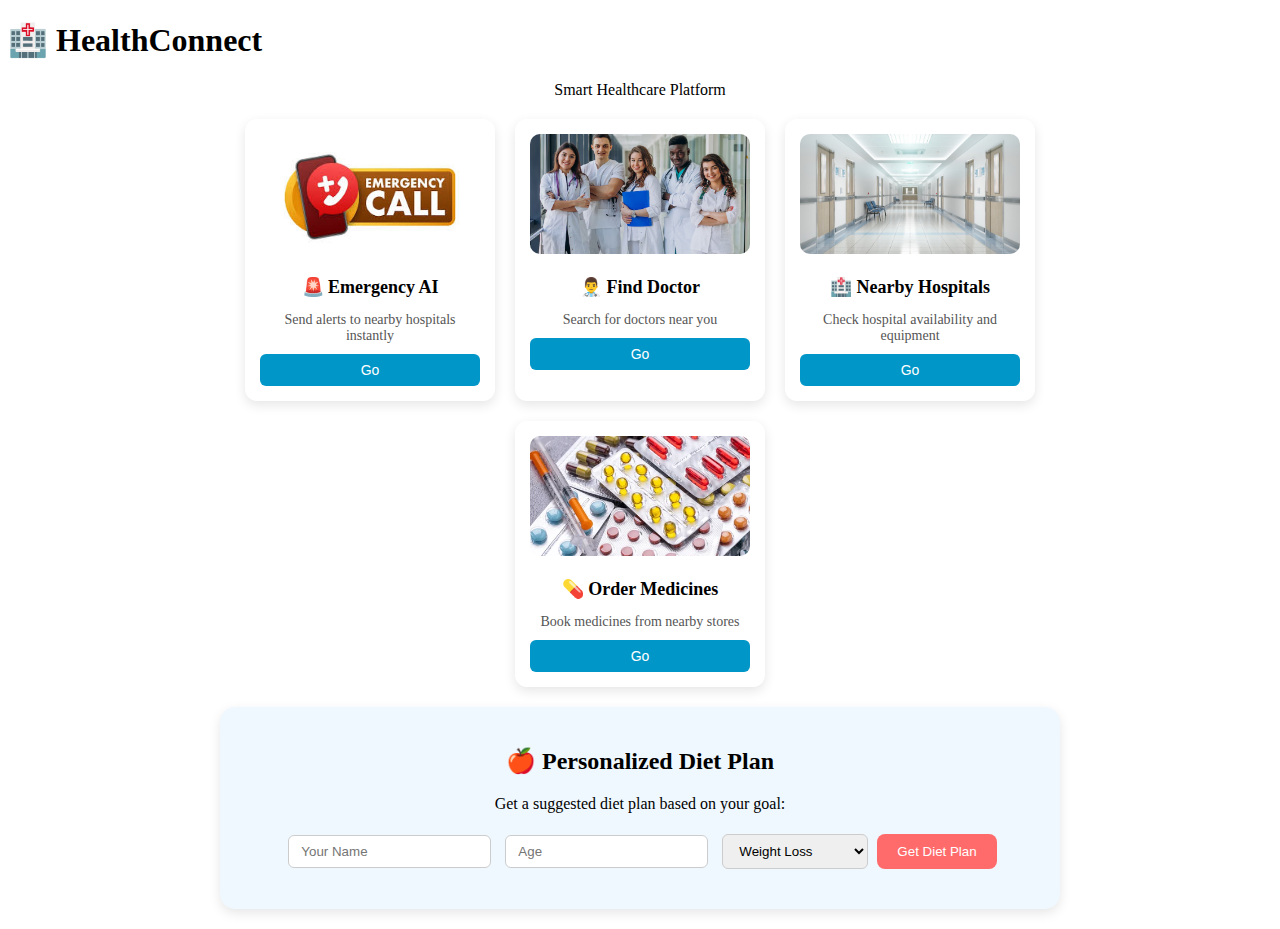
<file: index.html>
<!DOCTYPE html>
<html lang="en">
<head>
    <meta charset="UTF-8">
    <title>HealthConnect</title>
    <link rel="stylesheet" href="style.css">
</head>
<body>

<h1>🏥 HealthConnect</h1>
<p style="text-align:center;">Smart Healthcare Platform</p>

<div class="feature-grid">

    <!-- Emergency AI -->
    <div class="feature-card">
        <img src="emergency.jpg" alt="Emergency AI">
        <h3>🚨 Emergency AI</h3>
        <p>Send alerts to nearby hospitals instantly</p>
        <a href="emergency.html"><button>Go</button></a>
    </div>

    <!-- Find Doctor -->
    <div class="feature-card">
        <img src="doctor.jpg" alt="Find Doctor">
        <h3>👨‍⚕️ Find Doctor</h3>
        <p>Search for doctors near you</p>
        <a href="doctor.html"><button>Go</button></a>
    </div>

    <!-- Nearby Hospitals -->
    <div class="feature-card">
        <img src="hospital.jpg" alt="Nearby Hospitals">
        <h3>🏥 Nearby Hospitals</h3>
        <p>Check hospital availability and equipment</p>
        <a href="hospital.html"><button>Go</button></a>
    </div>

    <!-- Order Medicines -->
    <div class="feature-card">
        <img src="medicine.jpg" alt="Order Medicines">
        <h3>💊 Order Medicines</h3>
        <p>Book medicines from nearby stores</p>
        <a href="medicine.html"><button>Go</button></a>
    </div>

</div>

<!-- Diet Plan AI Board -->
<section class="diet-plan-cards">
    <h2>🍎 Personalized Diet Plan</h2>
    <p>Get a suggested diet plan based on your goal:</p>

    <div class="diet-inputs">
        <input type="text" id="diet-name" placeholder="Your Name">
        <input type="number" id="diet-age" placeholder="Age">
        <select id="diet-goal">
            <option value="weight_loss">Weight Loss</option>
            <option value="muscle_gain">Muscle Gain</option>
            <option value="diabetic">Diabetic Friendly</option>
            <option value="heart_health">Heart Health</option>
        </select>
        <button onclick="showDietPlan()">Get Diet Plan</button>
    </div>

    <div class="diet-cards" id="diet-output">
        <!-- Diet cards will appear here -->
    </div>
</section>



<script src="script.js"></script>
</body>
</html>
</file>
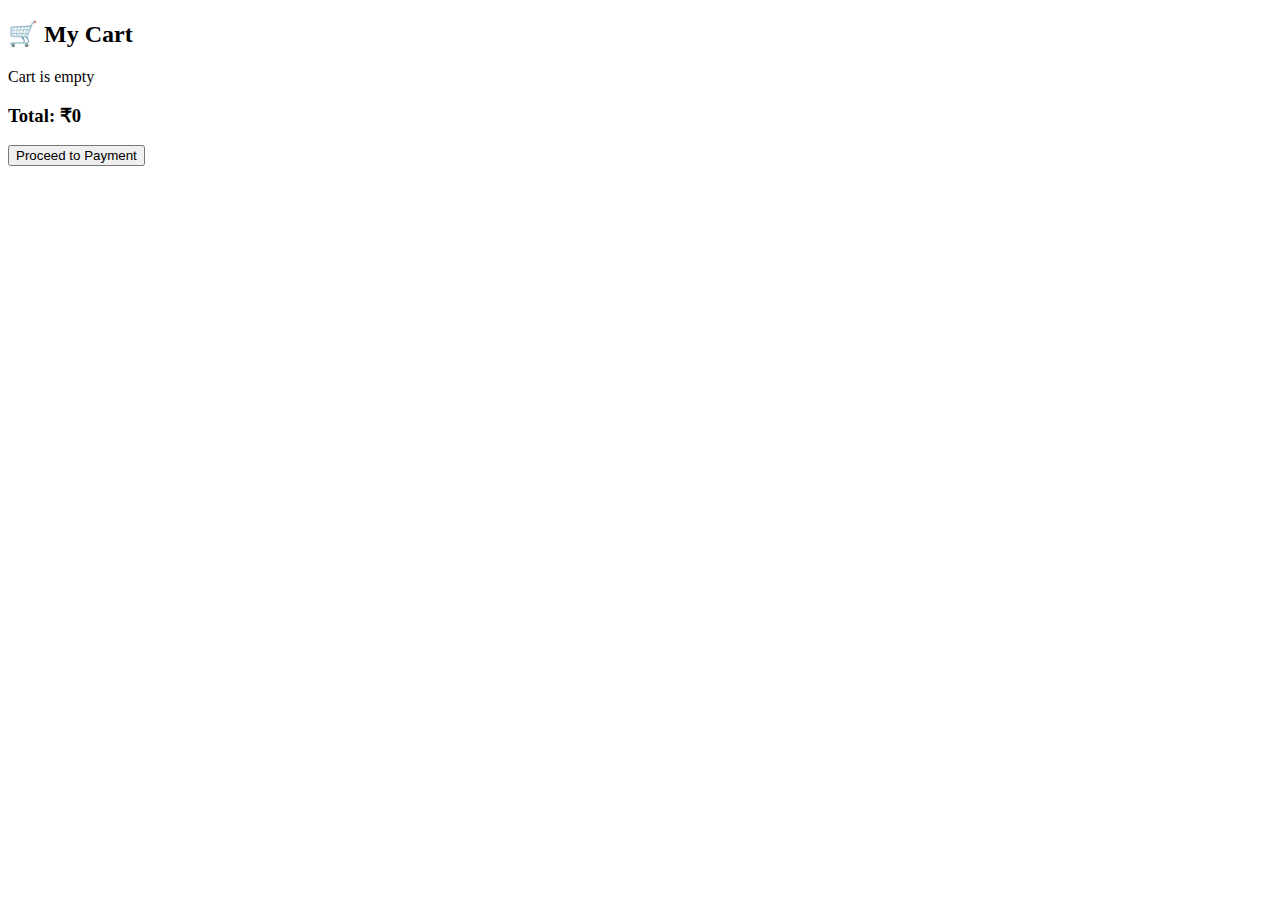
<file: cart.html>
<!DOCTYPE html>
<html>
<head>
    <title>Cart</title>
</head>
<body>

<h2>🛒 My Cart</h2>

<div id="cart-items"></div>

<h3>Total: ₹<span id="total">0</span></h3>

<button onclick="goToPayment()">Proceed to Payment</button>

<script src="cart.js"></script>
</body>
</html>
</file>
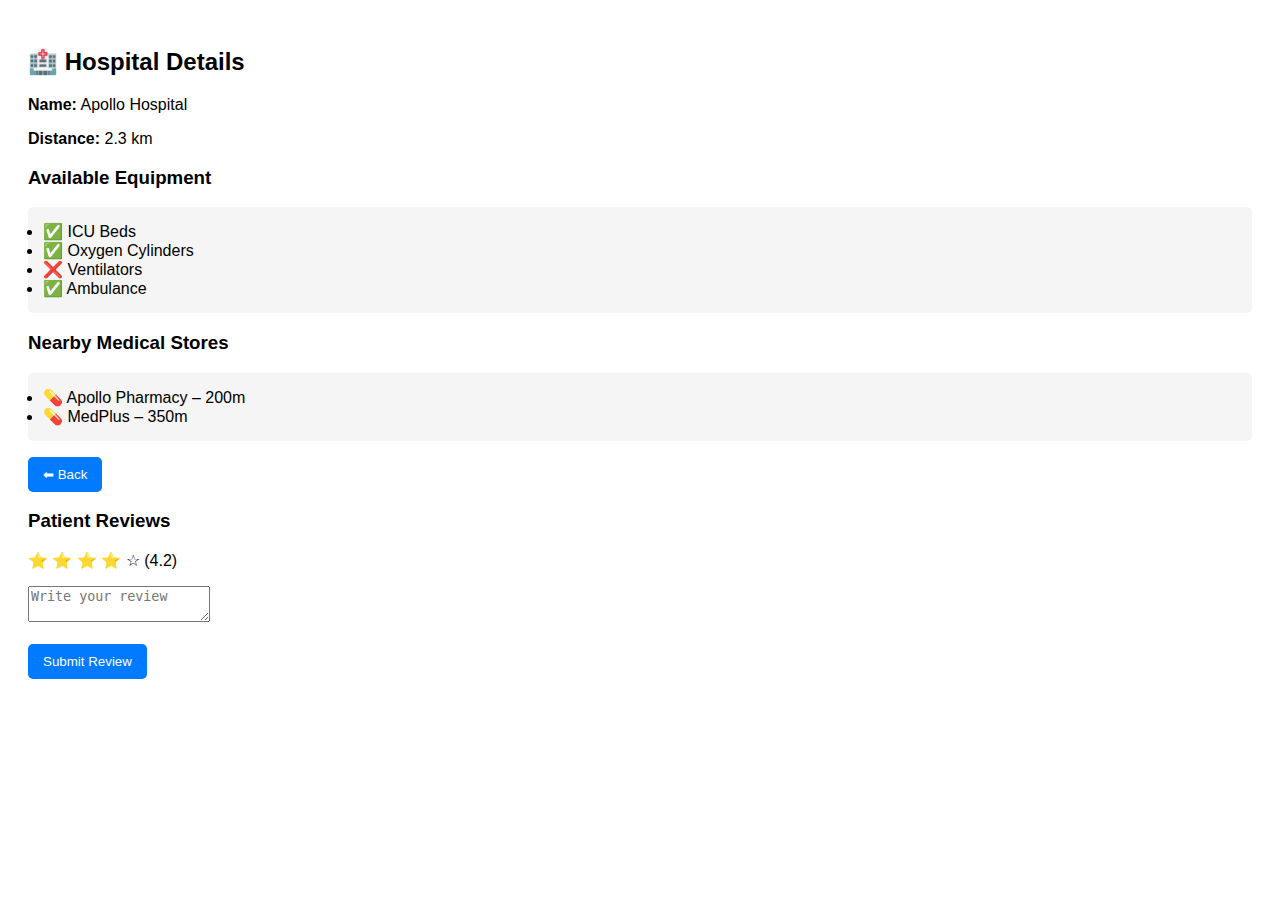
<file: hospital-details.html>
<!DOCTYPE html>
<html>
<head>
    <title>Hospital Details</title>
    <link rel="stylesheet" href="hospital.css">
</head>
<body>

<h2>🏥 Hospital Details</h2>

<p><strong>Name:</strong> Apollo Hospital</p>
<p><strong>Distance:</strong> 2.3 km</p>

<h3>Available Equipment</h3>

<ul>
    <li>✅ ICU Beds</li>
    <li>✅ Oxygen Cylinders</li>
    <li>❌ Ventilators</li>
    <li>✅ Ambulance</li>
</ul>

<h3>Nearby Medical Stores</h3>
<ul>
    <li>💊 Apollo Pharmacy – 200m</li>
    <li>💊 MedPlus – 350m</li>
</ul>

<button onclick="goBack()">⬅ Back</button>

<script>
function goBack() {
    window.history.back();
}
</script>
<h3>Patient Reviews</h3>

<p>⭐ ⭐ ⭐ ⭐ ☆ (4.2)</p>

<textarea placeholder="Write your review"></textarea><br><br>
<button onclick="submitReview()">Submit Review</button>

<script>
function submitReview() {
    alert("Thank you for your review!");
}
</script>


</body>
</html>
</file>
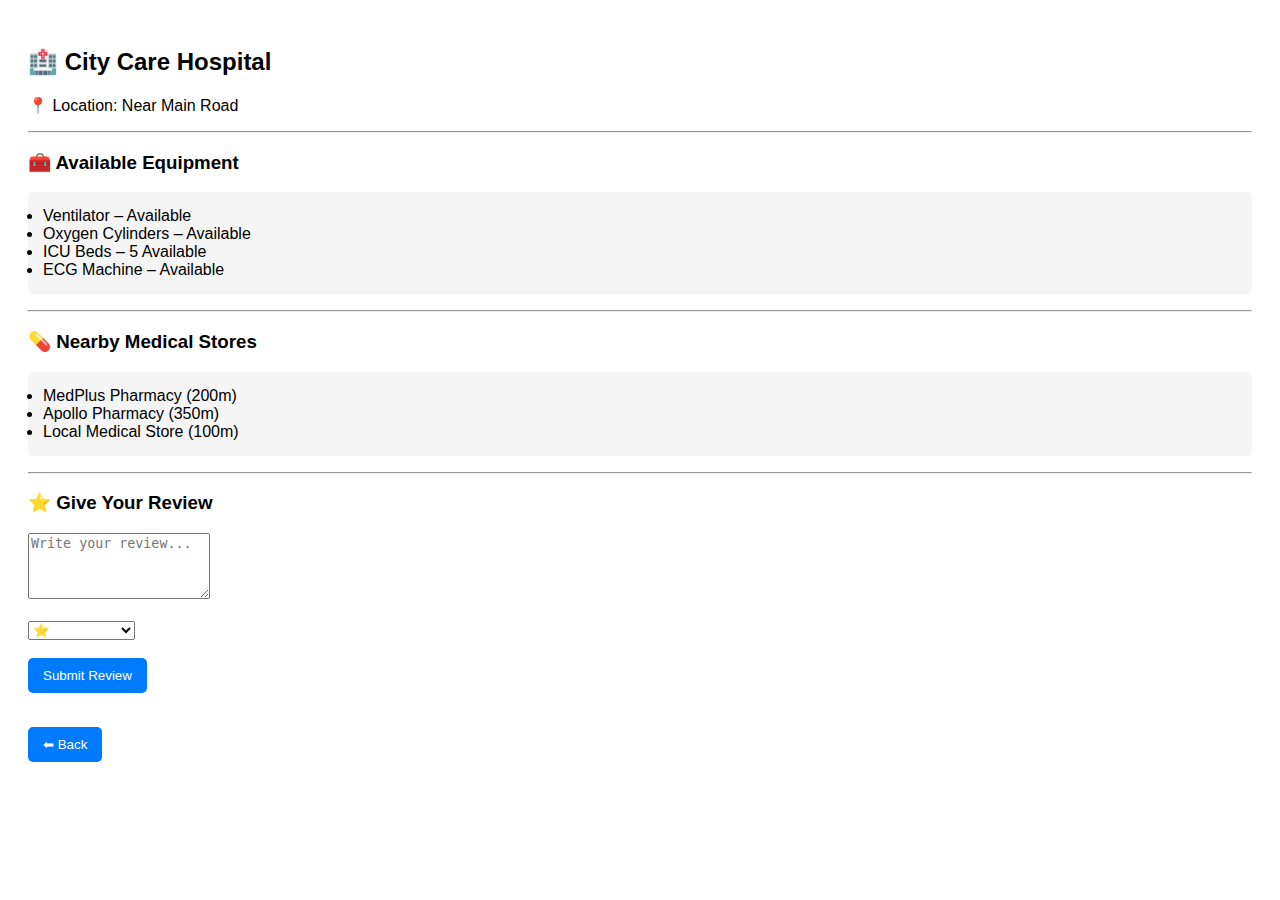
<file: hospital-profile.html>
<!DOCTYPE html>
<html>
<head>
    <title>Hospital Profile</title>
    <link rel="stylesheet" href="hospital.css">
</head>
<body>

<h2>🏥 City Care Hospital</h2>
<p>📍 Location: Near Main Road</p>

<hr>

<h3>🧰 Available Equipment</h3>
<ul>
    <li>Ventilator – Available</li>
    <li>Oxygen Cylinders – Available</li>
    <li>ICU Beds – 5 Available</li>
    <li>ECG Machine – Available</li>
</ul>

<hr>

<h3>💊 Nearby Medical Stores</h3>
<ul>
    <li>MedPlus Pharmacy (200m)</li>
    <li>Apollo Pharmacy (350m)</li>
    <li>Local Medical Store (100m)</li>
</ul>

<hr>

<h3>⭐ Give Your Review</h3>

<textarea id="review" placeholder="Write your review..." rows="4"></textarea><br><br>

<select id="rating">
    <option>⭐</option>
    <option>⭐⭐</option>
    <option>⭐⭐⭐</option>
    <option>⭐⭐⭐⭐</option>
    <option>⭐⭐⭐⭐⭐</option>
</select>

<br><br>

<button onclick="submitReview()">Submit Review</button>

<p id="msg"></p>

<br>

<button class="back-btn" onclick="goBack()">⬅ Back</button>

<script>
function submitReview() {
    document.getElementById("msg").innerText =
        "✅ Review submitted successfully!";
}

function goBack() {
    window.location.href = "hospital.html";
}
</script>

</body>
</html>
</file>
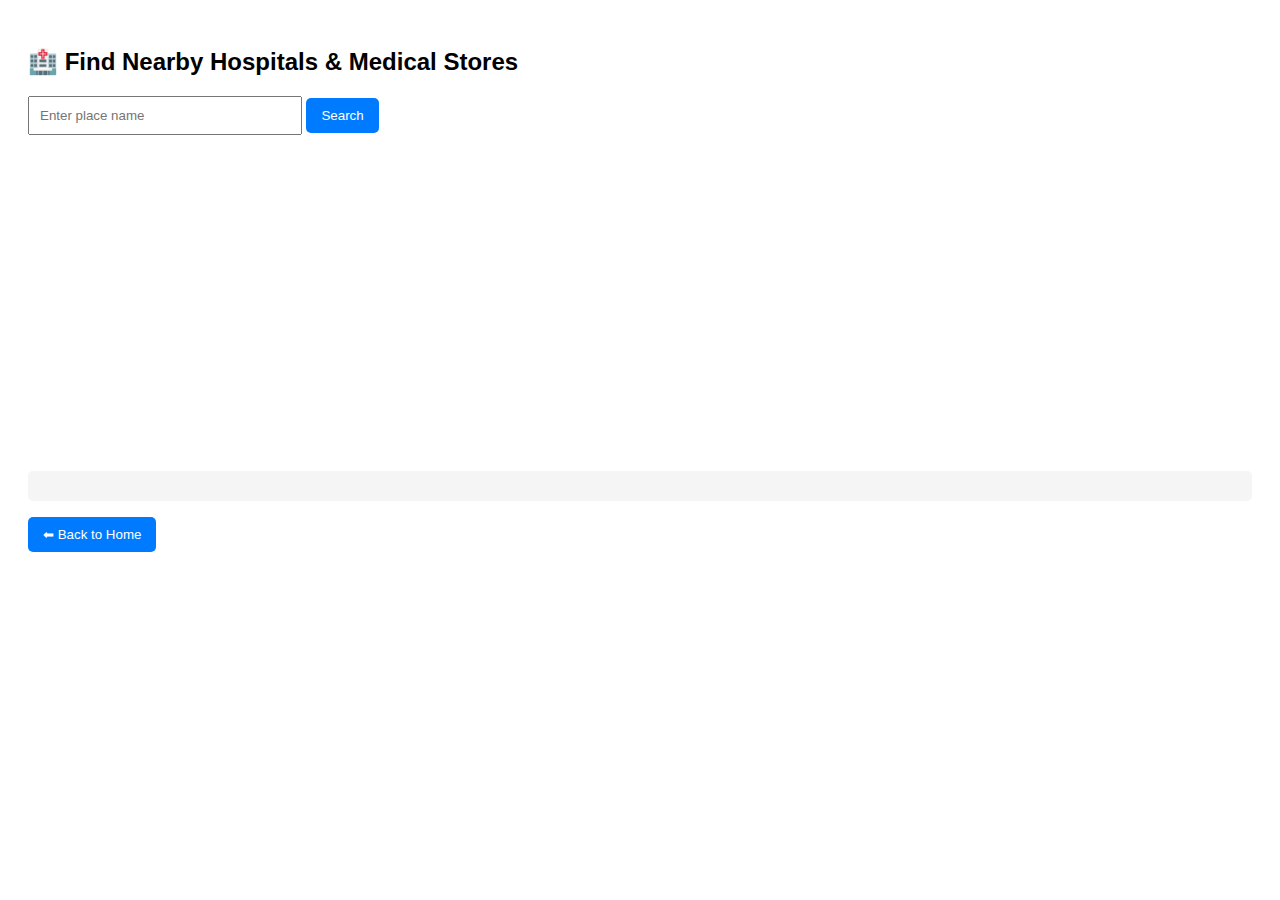
<file: hospital.html>
<!DOCTYPE html>
<html>
<head>
    <title>Nearby Hospitals</title>
    <link rel="stylesheet" href="hospital.css">
</head>
<body>

<h2>🏥 Find Nearby Hospitals & Medical Stores</h2>

<input type="text" id="locationInput" placeholder="Enter place name">
<button onclick="searchLocation()">Search</button>

<!-- MAP -->
<div id="mapContainer"></div>

<!-- RESULTS -->

<div id="hospitalList"></div>

<ul id="medicalList"></ul>

<div class="back-btn-container">
    <button class="back-btn" onclick="window.location.href='index.html'">
        ⬅ Back to Home
    </button>

<script src="hospital.js"></script>
</body>
</html>
</file>
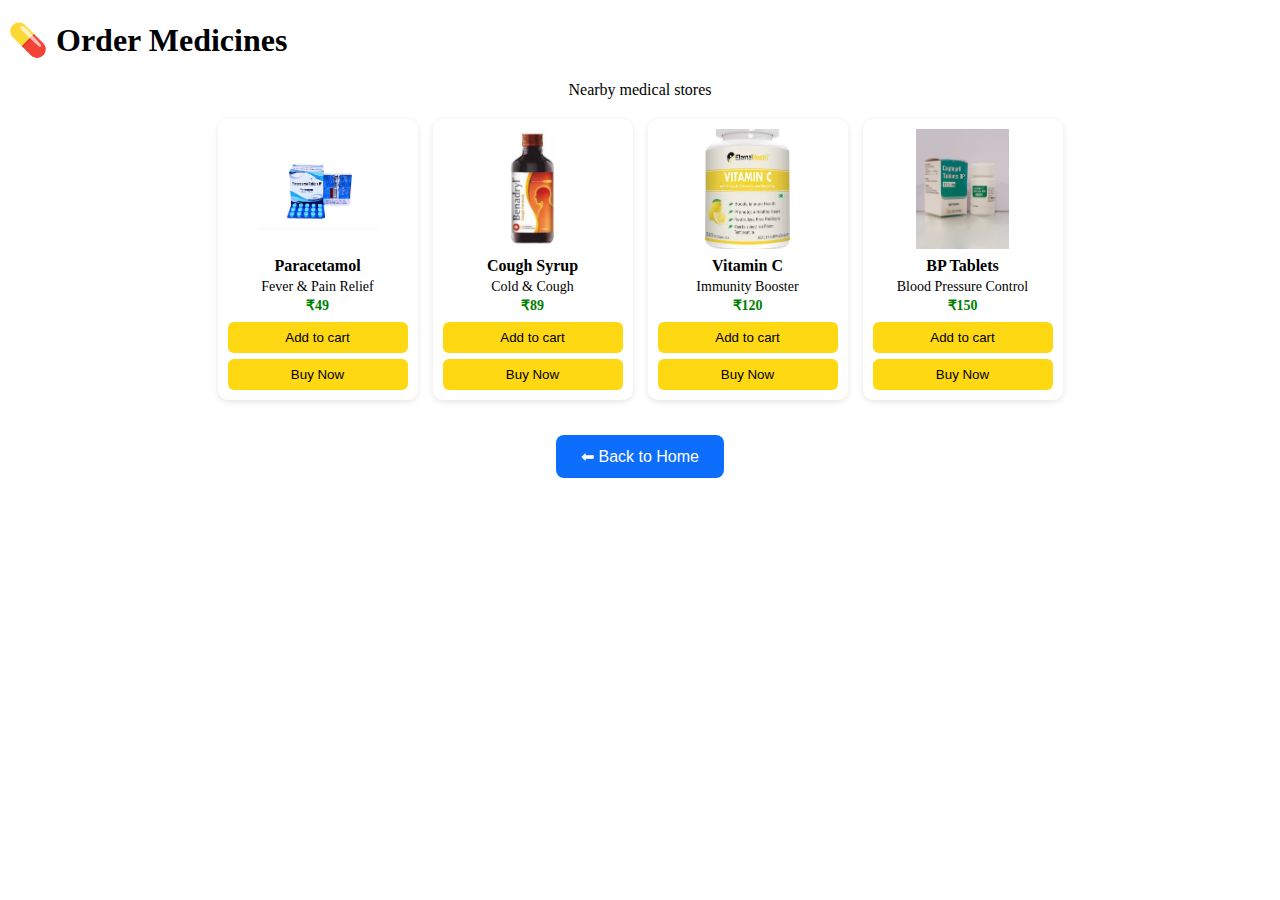
<file: medicine.html>
<!DOCTYPE html>
<html lang="en">
<head>
    <meta charset="UTF-8">
    <title>Order Medicines</title>
    <link rel="stylesheet" href="style.css">
</head>
<body>

<h1>💊 Order Medicines</h1>
<p style="text-align:center;">Nearby medical stores</p>

<div class="product-grid">

    <div class="product-card">
        <img src="paracetamol.jpg" alt="Paracetamol">
        <h3>Paracetamol</h3>
        <p>Fever & Pain Relief</p>
        <p class="price">₹49</p>
        <button onclick="addToCart('Paracetamol', 49)">Add to cart</button>


        <button class="buy-btn" onclick="buyNow('Paracetamol')">Buy Now</button>

    </div>

    <div class="product-card">
        <img src="cough.jpg" alt="Cough Syrup">
        <h3>Cough Syrup</h3>
        <p>Cold & Cough</p>
        <p class="price">₹89</p>
        
        <button onclick="addToCart('Cough syrup', 50)">Add to cart</button>


        <button class="buy-btn" onclick="buyNow('Cough Syrup')">Buy Now</button>

    </div>

    <div class="product-card">
        <img src="vitaminc.jpg" alt="Vitamin C">
        <h3>Vitamin C</h3>
        <p>Immunity Booster</p>
        <p class="price">₹120</p>
        <button onclick="addToCart('vitamin C', 49)">Add to cart</button>

        <button class="buy-btn" onclick="buyNow('BP Tablets')">Buy Now</button>

    </div>

    <div class="product-card">
        <img src="bp.jpg" alt="BP Tablets">
        <h3>BP Tablets</h3>
        <p>Blood Pressure Control</p>
        <p class="price">₹150</p>

        <button onclick="addToCart('BP Tablets', 49)">Add to cart</button>


        <button class="buy-btn" onclick="buyNow('BP Tablets')">Buy Now</button>

    </div>
    <div class="back-btn-container">
    <button class="back-btn" onclick="window.location.href='index.html'">
        ⬅ Back to Home
    </button>
    <script>
function buyNow(product) {
    alert("🛒 Buying " + product + " now");
    // later you can redirect to payment page
    // window.location.href = "payment.html";
}
</script>
<script src="medicine.js"></script>


</div>




<script src="script.js"></script>
</body>
</html>
</file>
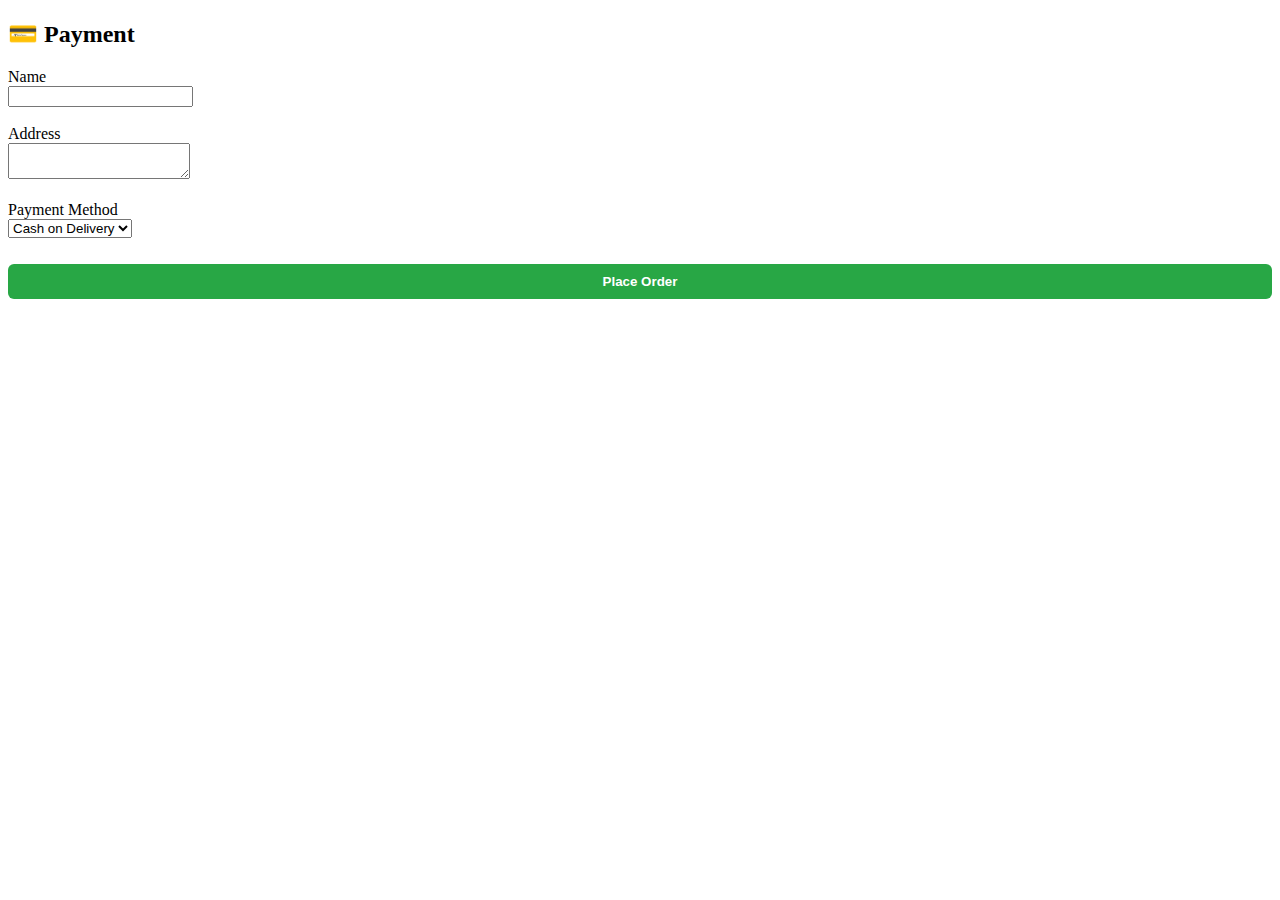
<file: payment.html>
<!DOCTYPE html>
<html>
<head>
    <title>Payment</title>
    <link rel="stylesheet" href="medicine.css">
</head>
<body>

<h2>💳 Payment</h2>

<label>Name</label><br>
<input type="text"><br><br>

<label>Address</label><br>
<textarea></textarea><br><br>

<label>Payment Method</label><br>
<select>
    <option>Cash on Delivery</option>
    <option>UPI</option>
    <option>Card</option>
</select><br><br>

<button onclick="placeOrder()" class="buy-btn">Place Order</button>

<script>
function placeOrder() {
    alert("✅ Order placed successfully!");
    localStorage.removeItem("cart");
    window.location.href = "index.html";
}
</script>

</body>
</html>
</file>
<file: style.css>
.feature-grid {
    display: flex;
    flex-wrap: wrap;
    justify-content: center;
    gap: 20px;
    max-width: 1000px;
    margin: 20px auto;
}

.feature-card {
    background: white;
    width: 220px;
    padding: 15px;
    border-radius: 12px;
    box-shadow: 0 4px 12px rgba(0,0,0,0.1);
    text-align: center;
    transition: transform 0.2s;
}

.feature-card:hover {
    transform: scale(1.05);
}

.feature-card img {
    width: 100%;
    height: 120px;
    object-fit: cover;
    border-radius: 10px;
    margin-bottom: 10px;
}

.feature-card h3 {
    margin: 8px 0 4px;
    font-size: 18px;
}

.feature-card p {
    font-size: 14px;
    color: #555;
    margin-bottom: 10px;
}

.feature-card button {
    padding: 8px 12px;
    width: 100%;
    background-color: #0096c7;
    border: none;
    color: white;
    font-size: 14px;
    border-radius: 6px;
    cursor: pointer;
}

.feature-card button:hover {
    background-color: #005f73;
}
/* Medicine page grid */
.product-grid {
    display: flex;
    flex-wrap: wrap;           /* allow cards to wrap */
    justify-content: center;   /* center horizontally */
    gap: 15px;                 /* space between cards */
    max-width: 900px;
    margin: 20px auto;
}

/* Individual product cards */
.product-card {
    background: white;
    width: 180px;              /* fixed width */
    padding: 10px;
    border-radius: 10px;
    box-shadow: 0 2px 6px rgba(0,0,0,0.1);
    text-align: center;
    transition: transform 0.2s;
}

/* Hover effect */
.product-card:hover {
    transform: scale(1.05);
}

/* Images inside product cards */
.product-card img {
    width: 100%;          /* fills card width */
    max-width: 120px;     /* maximum width */
    height: 120px;        /* fixed height */
    object-fit: contain;  /* keeps aspect ratio without stretching */
    margin: 0 auto;       /* center horizontally */
    display: block;
    border-radius: 6px;
}

/* Titles */
.product-card h3 {
    margin: 8px 0 4px;
    font-size: 16px;
}

/* Descriptions */
.product-card p {
    margin: 2px 0;
    font-size: 14px;
}

/* Price */
.price {
    font-weight: bold;
    color: green;
}

/* Button */
.product-card button {
    width: 100%;
    padding: 8px;
    background: #ffd814;
    border: none;
    border-radius: 6px;
    cursor: pointer;
    margin-top: 6px;
}

.product-card button:hover {
    background: #f0c14b;
}
.emergency-container {
    max-width: 500px;
    margin: 40px auto;
    padding: 25px;
    background: #fff;
    border-radius: 15px;
    box-shadow: 0 6px 20px rgba(0,0,0,0.15);
    text-align: center;
    font-family: Arial, sans-serif;
}

.sub-text {
    color: #555;
    margin-bottom: 20px;
}

#sosBtn {
    background-color: #e63946;
    color: white;
    padding: 15px 40px;
    font-size: 18px;
    border: none;
    border-radius: 12px;
    cursor: pointer;

    position: relative;
    z-index: 10;   /* THIS IS THE KEY FIX */
}
#map {
    width: 100%;
    height: 300px;
    margin-top: 20px;

    position: relative;
    z-index: 1;
}

.sos-btn:hover {
    background: #a71d2a;
}

/* Pulsing animation */
.pulse {
    animation: pulse-animation 1.5s infinite;
}

@keyframes pulse-animation {
    0% { box-shadow: 0 0 0 0 rgba(220,53,69,0.7); }
    70% { box-shadow: 0 0 0 20px rgba(220,53,69,0); }
    100% { box-shadow: 0 0 0 0 rgba(220,53,69,0); }
}

.alert-msg {
    margin-top: 15px;
    font-weight: bold;
    color: green;
}

.hospital-list {
    margin-top: 20px;
}

/* Hospital card animations */
.hospital-card {
    background: #f0f8ff;
    padding: 12px 18px;
    margin-bottom: 12px;
    border-radius: 10px;
    box-shadow: 0 2px 6px rgba(0,0,0,0.1);
    text-align: left;
    transform: translateY(20px);
    opacity: 0;
    animation: fadeInUp 0.5s forwards;
    transition: 0.3s;
}

.hospital-card:hover {
    transform: translateY(0) scale(1.03);
}

.hospital-card h3 {
    margin: 0;
    color: #0b5ed7;
    font-size: 16px;
}

.hospital-card p {
    margin: 3px 0;
    font-size: 14px;
}

/* Fade-in animation */
@keyframes fadeInUp {
    to {
        opacity: 1;
        transform: translateY(0);
    }
}

/* Mobile-friendly */
@media (max-width: 600px) {
    .emergency-container {
        margin: 20px;
        padding: 15px;
    }

    .sos-btn {
        padding: 15px 30px;
        font-size: 18px;
    }
}
.doctor-grid {
    display: flex;
    flex-wrap: wrap;
    justify-content: center;
    gap: 20px;
    margin: 30px;
}

.doctor-card {
    background: white;
    width: 220px;
    padding: 15px;
    border-radius: 12px;
    box-shadow: 0 4px 10px rgba(0,0,0,0.1);
    text-align: center;
    transition: transform 0.3s;
}

.doctor-card:hover {
    transform: scale(1.05);
}

.doctor-card img {
    width: 100px;
    height: 100px;
    border-radius: 50%;
    object-fit: cover;
}

.doctor-card button {
    margin-top: 10px;
    padding: 8px 14px;
    background: #0077b6;
    color: white;
    border: none;
    border-radius: 6px;
    cursor: pointer;
}

.hospital-list {
    max-width: 700px;
    margin: 20px auto;
}

.hospital-card {
    background: #f0f8ff;
    padding: 15px 20px;
    margin-bottom: 15px;
    border-radius: 12px;
    box-shadow: 0 4px 10px rgba(0,0,0,0.1);
    transition: transform 0.3s;
    text-align: left;
    animation: fadeInUp 0.5s forwards;
}

.hospital-card:hover {
    transform: scale(1.02);
}

.hospital-card h3 {
    margin: 0;
    color: #0b5ed7;
    font-size: 16px;
}

.hospital-card p {
    margin: 3px 0;
    font-size: 14px;
    color: #555;
}

.hospital-tag {
    display: inline-block;
    background: #198754;
    color: #fff;
    padding: 3px 10px;
    border-radius: 20px;
    font-size: 12px;
    margin-top: 5px;
}

/* Fade-in animation */
@keyframes fadeInUp {
    from { opacity: 0; transform: translateY(20px); }
    to { opacity: 1; transform: translateY(0); }
}

/* Mobile friendly */
@media (max-width: 600px) {
    .hospital-card {
        text-align: center;
    }
}

.diet-plan-cards {
    max-width: 800px;
    margin: 20px auto;
    padding: 20px;
    text-align: center;
    background: #f0f8ff;
    border-radius: 15px;
    box-shadow: 0 4px 12px rgba(0,0,0,0.1);
}

.diet-inputs {
    margin-bottom: 15px;
}

.diet-inputs input, .diet-inputs select {
    padding: 8px 12px;
    margin: 5px;
    border-radius: 6px;
    border: 1px solid #ccc;
}

.diet-inputs button {
    padding: 10px 20px;
    background-color: #ff6b6b;
    color: white;
    border: none;
    border-radius: 8px;
    cursor: pointer;
    transition: 0.3s;
}

.diet-inputs button:hover {
    background-color: #ff4757;
}

.diet-cards {
    display: flex;
    flex-wrap: wrap;
    justify-content: center;
    gap: 15px;
}

.diet-card {
    background: #fff;
    padding: 15px 20px;
    border-radius: 12px;
    box-shadow: 0 4px 10px rgba(0,0,0,0.1);
    width: 180px;
    transition: transform 0.3s;
}

.diet-card:hover {
    transform: scale(1.05);
}

.diet-card h3 {
    margin: 0;
    font-size: 16px;
    color: #198754;
}

.diet-card p {
    font-size: 14px;
    margin-top: 5px;
    color: #555;
}

/* Center container */
.back-btn-container {
    text-align: center;
    margin: 20px 0;
}

/* Blue square button */
.back-btn {
    background-color: #0d6efd; /* Blue */
    color: white;
    border: none;
    padding: 12px 25px;
    font-size: 16px;
    cursor: pointer;
    border-radius: 8px; /* Square */
}

/* Hover effect */
.back-btn:hover {
    background-color: #084298;
}
#sos-btn {
    background-color: red;
    color: white;
    font-size: 2rem;
    padding: 20px 40px;
    border: none;
    border-radius: 10px;
    cursor: pointer;
    animation: pulse 1.5s infinite;
    z-index: 10; /* ensure it is on top */
}

@keyframes pulse {
    0% { transform: scale(1); }
    50% { transform: scale(1.1); }
    100% { transform: scale(1); }
}
</file>
<file: hospital.css>
body {
    font-family: Arial;
    padding: 20px;
}

input {
    padding: 10px;
    width: 250px;
}

button {
    padding: 10px 15px;
    background: #007bff;
    color: white;
    border: none;
    cursor: pointer;
    border-radius: 5px;
}

#mapContainer {
    margin-top: 20px;
    width: 100%;
    height: 300px;
}

ul {
    background: #f5f5f5;
    padding: 15px;
    border-radius: 5px;
}
</file>
<file: medicine.css>
/* Medicine page grid */
.product-grid {
    display: flex;
    flex-wrap: wrap;           /* allow cards to wrap */
    justify-content: center;   /* center horizontally */
    gap: 15px;                 /* space between cards */
    max-width: 900px;
    margin: 20px auto;
}

/* Individual product cards */
.product-card {
    background: white;
    width: 180px;              /* fixed width */
    padding: 10px;
    border-radius: 10px;
    box-shadow: 0 2px 6px rgba(0,0,0,0.1);
    text-align: center;
    transition: transform 0.2s;
}

/* Hover effect */
.product-card:hover {
    transform: scale(1.05);
}

/* Images inside product cards */
.product-card img {
    width: 100%;          /* fills card width */
    max-width: 120px;     /* maximum width */
    height: 120px;        /* fixed height */
    object-fit: contain;  /* keeps aspect ratio without stretching */
    margin: 0 auto;       /* center horizontally */
    display: block;
    border-radius: 6px;
}

/* Titles */
.product-card h3 {
    margin: 8px 0 4px;
    font-size: 16px;
}

/* Descriptions */
.product-card p {
    margin: 2px 0;
    font-size: 14px;
}

/* Price */
.price {
    font-weight: bold;
    color: green;
}

/* Button */
.product-card button {
    width: 100%;
    padding: 8px;
    background: #ffd814;
    border: none;
    border-radius: 6px;
    cursor: pointer;
    margin-top: 6px;
}

.product-card button:hover {
    background: #f0c14b;
}
.cart-btn {
    width: 100%;
    padding: 10px;
    background: #FFD814;
    border: none;
    border-radius: 6px;
    font-weight: bold;
    cursor: pointer;
}

.buy-btn {
    width: 100%;
    margin-top: 8px;
    padding: 10px;
    background: #28a745;   /* Green */
    color: white;
    border: none;
    border-radius: 6px;
    font-weight: bold;
    cursor: pointer;
}

.buy-btn:hover {
    background: #28a745;;
}
</file>
